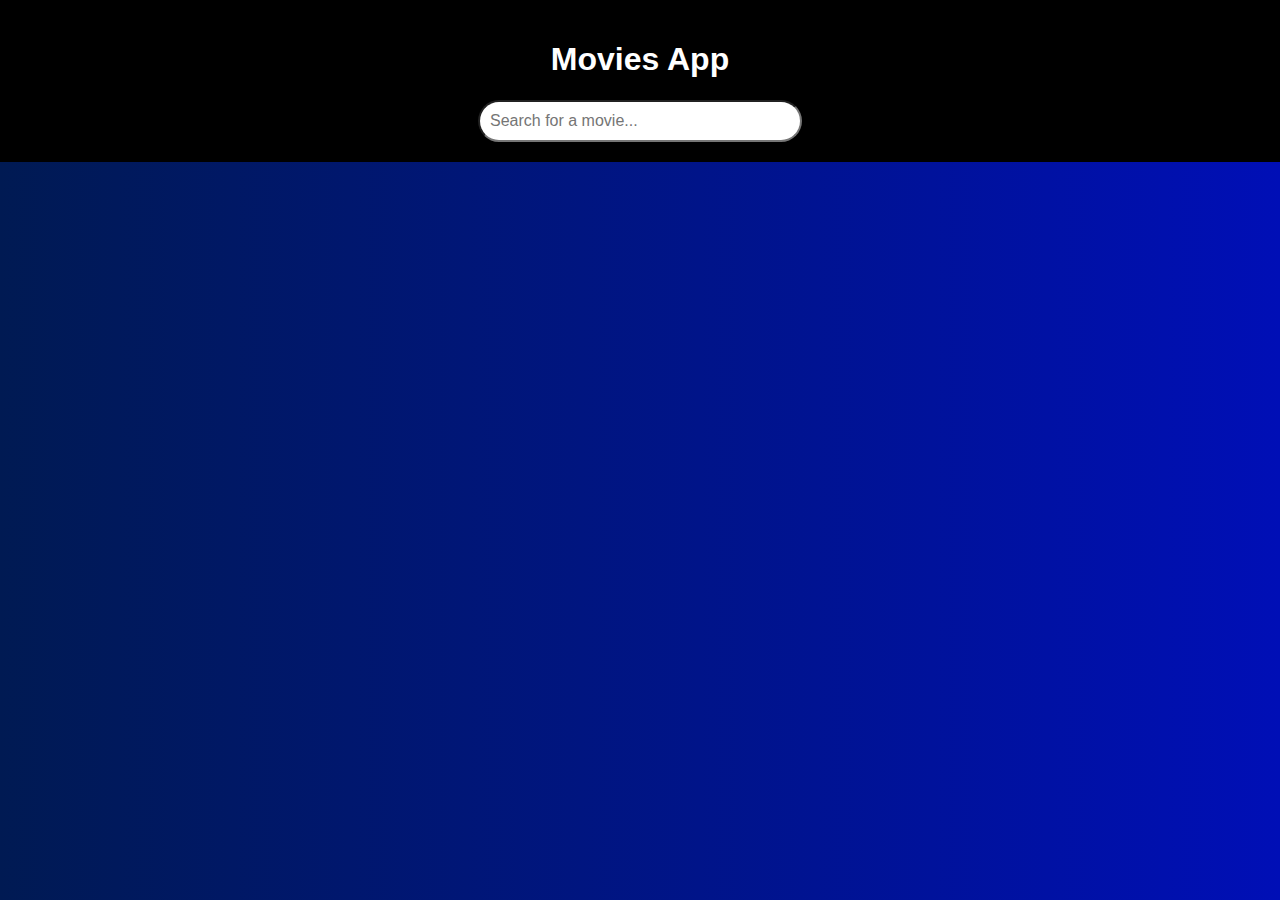
<file: Movies App/index.html>
<!DOCTYPE html>
<html lang="en">
<head>
    <meta charset="UTF-8">
    <meta name="viewport" content="width=device-width, initial-scale=1.0">
    <title>Movies App</title>
    <link rel="stylesheet" href="styles.css">
</head>
<body>
    <header>
        <h1>Movies App</h1>
        <div id="search-container">
            <input type="text" id="search-input" placeholder="Search for a movie...">
            
        </div>
        <div class="suggestions"></div> 
    </header>

    <div id="movies-container" class="movies-container">
    </div>

    <div id="movie-modal" class="modal">
        <div class="modal-content">
            <span class="close">&times;</span>
            <h2 id="modal-title">Movie Title</h2>
            <p id="modal-synopsis">Movie Synopsis</p>
            <p id="modal-rating">Rating: </p>
            <p id="modal-runtime">Runtime: </p>
            <p id="modal-release">Release Date: </p>
            <h3>Cast:</h3>
            <ul id="modal-cast"></ul>
        
            <h3>Crew:</h3>
            <ul id="modal-crew"></ul>
        </div>
    </div>
    

    <script src="script.js"></script>
</body>
</html>
</file>
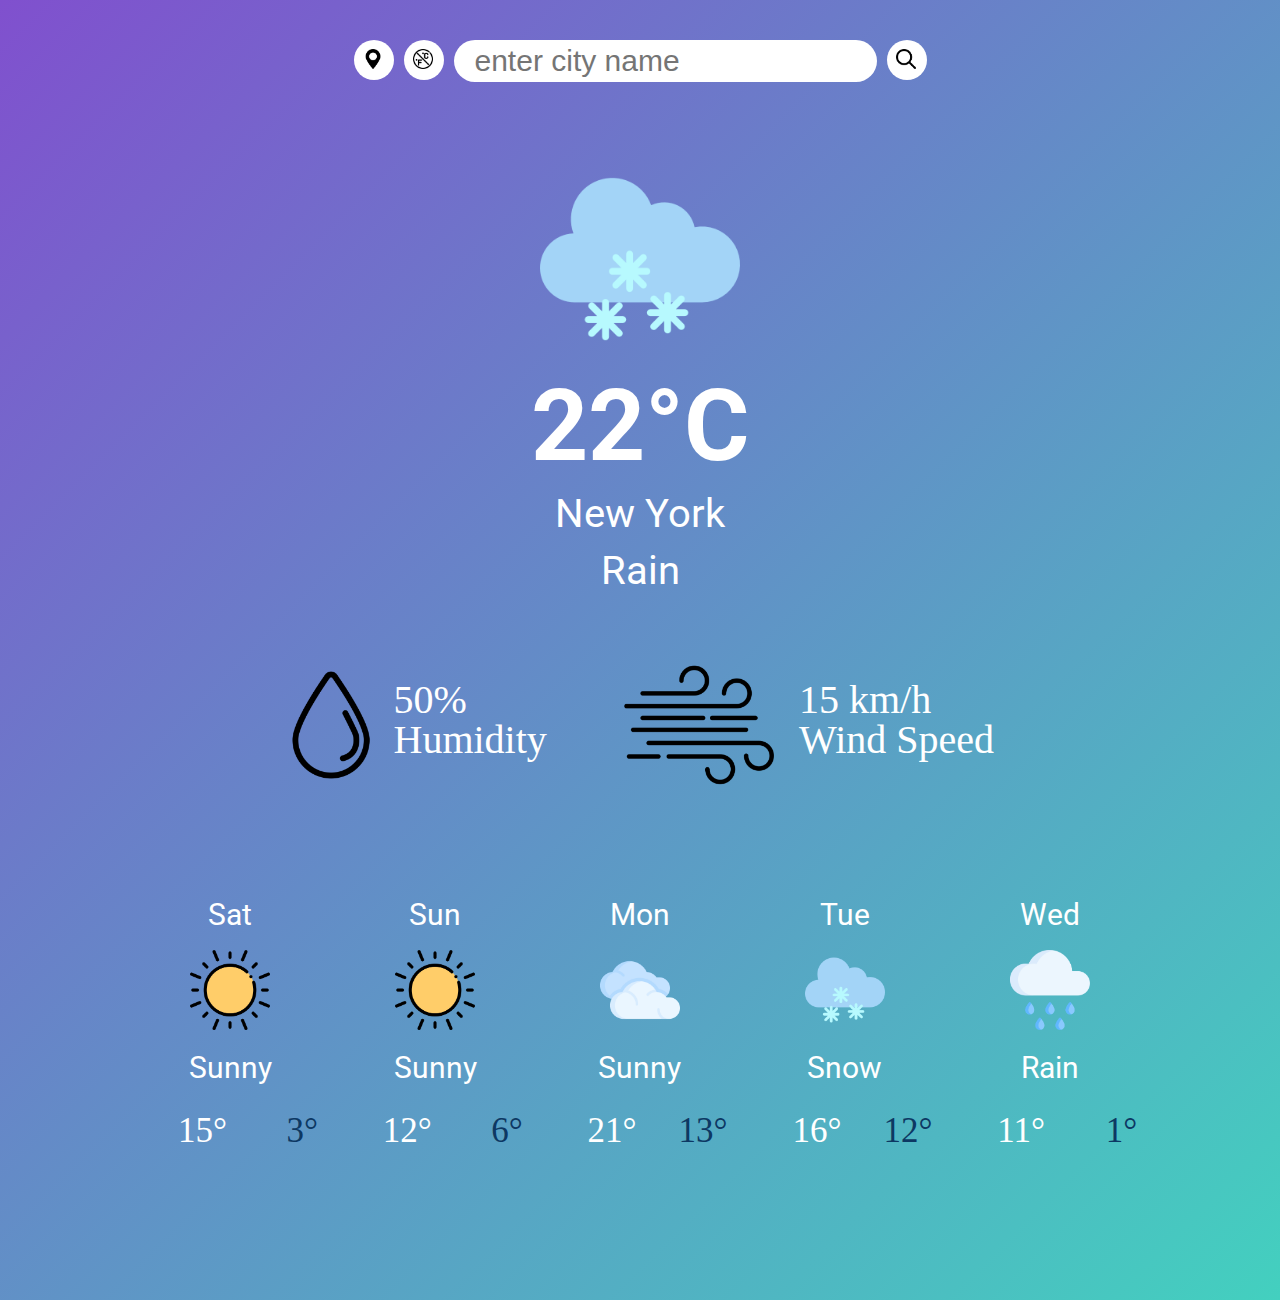
<file: Weather App/index.html>
<!DOCTYPE html>
<html lang="en">
<head>
    <meta charset="UTF-8">
    <meta name="viewport" content="width=device-width, initial-scale=1.0">
    <title>Weather APP</title>
    <link rel="stylesheet" href="style.css">
    <link rel="preconnect" href="https://fonts.googleapis.com">
    <link rel="preconnect" href="https://fonts.gstatic.com" crossorigin>
    <link href="https://fonts.googleapis.com/css2?family=Itim&family=Lekton:ital,wght@0,400;0,700;1,400&family=Roboto:ital,wght@0,100;0,300;0,400;0,500;0,700;0,900;1,100;1,300;1,400;1,500;1,700;1,900&display=swap" rel="stylesheet">
</head>
<body>
    <header class="header">
        <div class="geolocation">
            <button class="circle-button" id="geo-input">
                <img src="source/geolocation.png" alt="">
            </button>
        </div>
        <div class="switch" id="switch-measure">
            <button class="circle-button">
                <img src="source/switch.png" alt="">
            </button>
        </div>
        <div class="search">
            <input type="text" id="city-input" placeholder="enter city name">
            <div class="suggestions" style="display: none;"></div> <!-- Контейнер для автоподсказок -->
        </div>
        <div class="button">
            <button class="circle-button">
                <img src="source/m-glass.png" alt="icon">
            </button>
        </div>
    </header>
    <section class="main">
        <div class="weather">
            <img src="source/snowy.png" alt="">
        </div>
        <div class="temperature">
            22°C
        </div>
        <div class="location">
            New York
        </div>
        <div class="conditions">
            Rain
        </div>
    </section>
    <section class="parametrs">
        <div class="humidity">
            <div class="icon">
                <img src="source/humidity.png" alt="">
            </div>
            <div class="indicator">
                50%
            </div>
            <div class="nomination">
                Humidity
            </div>
        </div>
        <div class="wind">
            <div class="icon">
                <img src="source/wind.png" alt="">
            </div>
            <div class="indicator">
                15 km/h
            </div>
            <div class="nomination">
                Wind Speed
            </div>
        </div>
    </section>
    <section class="weather-forecast">
        <div class="days">
            <div class="first">
                <div class="nomination">
                    Sat
                </div>
                <div class="icon">
                    <img src="source/sun.png" alt="">
                </div>
                <div class="conditions">
                    Sunny
                </div>
                <div class="indicator">
                    <div class="max">
                        15°
                    </div>
                    <div class="min">
                        3°
                    </div>
                </div>
            </div>
            <div class="second">
                <div class="nomination">
                    Sun
                </div>
                <div class="icon">
                    <img src="source/sun.png" alt="">
                </div>
                <div class="conditions">
                    Sunny
                </div>
                <div class="indicator">
                    <div class="max">
                        12°
                    </div>
                    <div class="min">
                        6°
                    </div>
                </div>
            </div>
            <div class="third">
                <div class="nomination">
                    Mon
                </div>
                <div class="icon">
                    <img src="source/cloud.png" alt="">
                </div>
                <div class="conditions">
                    Sunny
                </div>
                <div class="indicator">
                    <div class="max">
                        21°
                    </div>
                    <div class="min">
                        13°
                    </div>
                </div>
            </div>
            <div class="fourth">
                <div class="nomination">
                    Tue
                </div>
                <div class="icon">
                    <img src="source/snowy.png" alt="">
                </div>
                <div class="conditions">
                    Snow
                </div>
                <div class="indicator">
                    <div class="max">
                        16°
                    </div>
                    <div class="min">
                        12°
                    </div>
                </div>
            </div>
            <div class="fifth">
                <div class="nomination">
                    Wed
                </div>
                <div class="icon">
                    <img src="source/rain.png" alt="">
                </div>
                <div class="conditions">
                    Rain
                </div>
                <div class="indicator">
                    <div class="max">
                        11°
                    </div>
                    <div class="min">
                        1°
                    </div>
                </div>
            </div>
        </div>
    </section>
    <script src="script.js"></script>
</body>
</html>
</file>
<file: Movies App/styles.css>
body {
    font-family: Arial, sans-serif;
    margin: 0;
    padding: 0;
    background: linear-gradient(to right, #001a53, #000fb6);
}

header {
    text-align: center;
    padding: 20px;
    background-color: #000000;
    color: white;
}

#search-container {
    margin-top: 20px;
}

#search-input {
    padding: 10px;
    width: 300px;
    font-size: 16px;
    border-radius: 30px;
}

#search-button:hover {
    background-color: #218838;
}

.movies-container {
    display: flex;
    flex-wrap: wrap;
    justify-content: center;
    margin: 20px;
}

.movie-card {
    width: 200px;
    margin: 10px;
    background-color: rgb(0, 89, 255);
    border-radius: 8px;
    box-shadow: 0 2px 10px rgba(0, 0, 0, 0.1);
    overflow: hidden;
    cursor: pointer;
    transition: transform 0.2s;
}

.movie-card img {
    width: 100%;
    height: 300px;
    object-fit: cover;
}

.movie-card:hover {
    transform: scale(1.05);
}

.movie-card h3, .movie-card p {
    text-align: center;
    padding: 10px;
}

.modal {
    display: none;
    position: fixed;
    top: 0;
    left: 0;
    width: 100%;
    height: 100%;
    background-color: rgba(0, 0, 0, 0.7);
}

.modal-content {
    background-color: rgb(0, 89, 255);
    margin: 50px auto;
    padding: 20px;
    width: 80%;
    max-width: 600px;
    border-radius: 8px;
}
</file>
<file: Weather App/style.css>
html, body, div, span, applet, object, iframe,
h1, h2, h3, h4, h5, h6, p, blockquote, pre,
a, abbr, acronym, address, big, cite, code,
del, dfn, em, img, ins, kbd, q, s, samp,
small, strike, strong, sub, sup, tt, var,
b, u, i, center,
dl, dt, dd, ol, ul, li,
fieldset, form, label, legend,
table, caption, tbody, tfoot, thead, tr, th, td,
article, aside, canvas, details, embed, 
figure, figcaption, footer, header, hgroup, 
menu, nav, output, ruby, section, summary,
time, mark, audio, video {
	margin: 0;
	padding: 0;
	border: 0;
	font-size: 100%;
	font: inherit;
	vertical-align: baseline;
}
article, aside, details, figcaption, figure, 
footer, header, hgroup, menu, nav, section {
	display: block;
}
body {
	line-height: 1;
    color: white;
}
ol, ul {
	list-style: none;
}
blockquote, q {
	quotes: none;
}
blockquote:before, blockquote:after,
q:before, q:after {
	content: '';
	content: none;
}
table {
	border-collapse: collapse;
	border-spacing: 0;
}








body{
    background: linear-gradient(135deg, rgb(128, 80, 206), rgb(67, 208, 191));
    height: 1300px;
}
.header{
    max-width: 1920px;
    width: 80%;
    height: 150px;
    margin: auto;
    display: flex;
    justify-content: center;
}
.search{
    margin-top: 40px;
}
.suggestions {
    position: absolute;
    background: #46317c;
    width: 11%;
    max-height: 150px;
    z-index: 1000;
    overflow-y: hidden;
    border-radius: 15px;
}

.suggestion-item {
    padding: 10px;
    cursor: pointer;
}

.suggestion-item:hover {
    background-color: #000000;
}
.search input{
    border-radius: 30px;
    width: 400px;
    height: 40px;
    border: 0px;
    font-size: 30px;
    padding-left: 21px;
}
.geolocation{
    margin-right: 10px;
}
.switch{
    margin-right: 10px;
}
.button{
    margin-left: 10px;

}
.circle-button {
    background-color: #ffffff; /* Цвет фона кнопки */
    border-radius: 50%; /* Делает кнопку круглой */
    transition: background-color 0.3s; 
    width: 40px;
    height: 40px;
    position: relative;
    border: 0px;
    margin-top: 40px;
}
.circle-button img{
    width: 20px;
    height: 20px;
    position: absolute;
    left: 24%;
    bottom: 27%;
}
.circle-button:hover {
    background-color: #0056b3;
}
.main{
    max-width: 1920px;
    width: 80%;
    height: 450px;
    margin: auto;
    display: flex;
    flex-direction: column;
    }
.weather img{
    width: 200px;
    height: 200px;
    margin: auto;
}
.weather{
    width: 200px;
    height: 200px;
    margin: auto;
}
.conditions{
    font-size: 40px;
    font-family: 'Roboto';
    margin: auto;
}
.temperature{
    font-size: 100px;
    margin: auto;
    font-weight: bold;
    font-family: 'Roboto';
}
.location{
    font-size: 40px;
    font-family: 'Roboto';
    margin: auto;
}
.parametrs{
    max-width: 1920px;
    width: 60%;
    height: 200px;
    margin: auto;
    display: flex;
    justify-content: space-between;
}
.humidity{
    width: 250px;
    height: 200px;
    position: relative;
}
.humidity .icon img{
    width: 150px;
    height: 150px;
    position: absolute;
    left: 0%;
    bottom: 0%;
}
.humidity .indicator{
    font-size: 40px;
    position: absolute;
    left: 55%;
    bottom: 40%;
}
.humidity .nomination{
    font-size: 40px;
    position: absolute;
    left: 55%;
    bottom: 20%;
}
.wind{
    width: 250px;
    height: 200px;
    position: relative;
}
.wind .icon img{
    width: 150px;
    height: 150px;
    position: absolute;
    left: -60%;
    bottom: 0%;
}
.wind .indicator{
    font-size: 40px;
    position: absolute;
    left: 10%;
    bottom: 40%;
}
.wind .nomination{
    font-size: 40px;
    position: absolute;
    left: 10%;
    bottom: 20%;
}
.weather-forecast{
    max-width: 1920px;
    width: 80%;
    height: 400px;
    margin: auto;
    margin-top: 100px;
}
.days{
    display: grid;
    grid-template-columns: repeat(5, 1fr);
}
.days .nomination{
    font-size: 30px;
    text-align: center;
    font-family: 'Roboto';
}
.days img{
    width: 80px;
    height: 80px;
}
.days .icon{
    text-align: center;
    margin-top: 20px;
}
.weather-forecast .indicator{
    display: flex;
    font-size: 35px;
    justify-content: space-between;
    width: 140px;
    height: 40px;
    margin-top: 30px;
}
.weather-forecast .indicator{
    margin-left: 50px;
}
.indicator .min{
    color: #0d3863;
    margin-left: 25px;
}
.days .conditions{
    display: flex;
    justify-content: center;
    margin-top: 20px;
    font-size: 30px;
}
</file>
